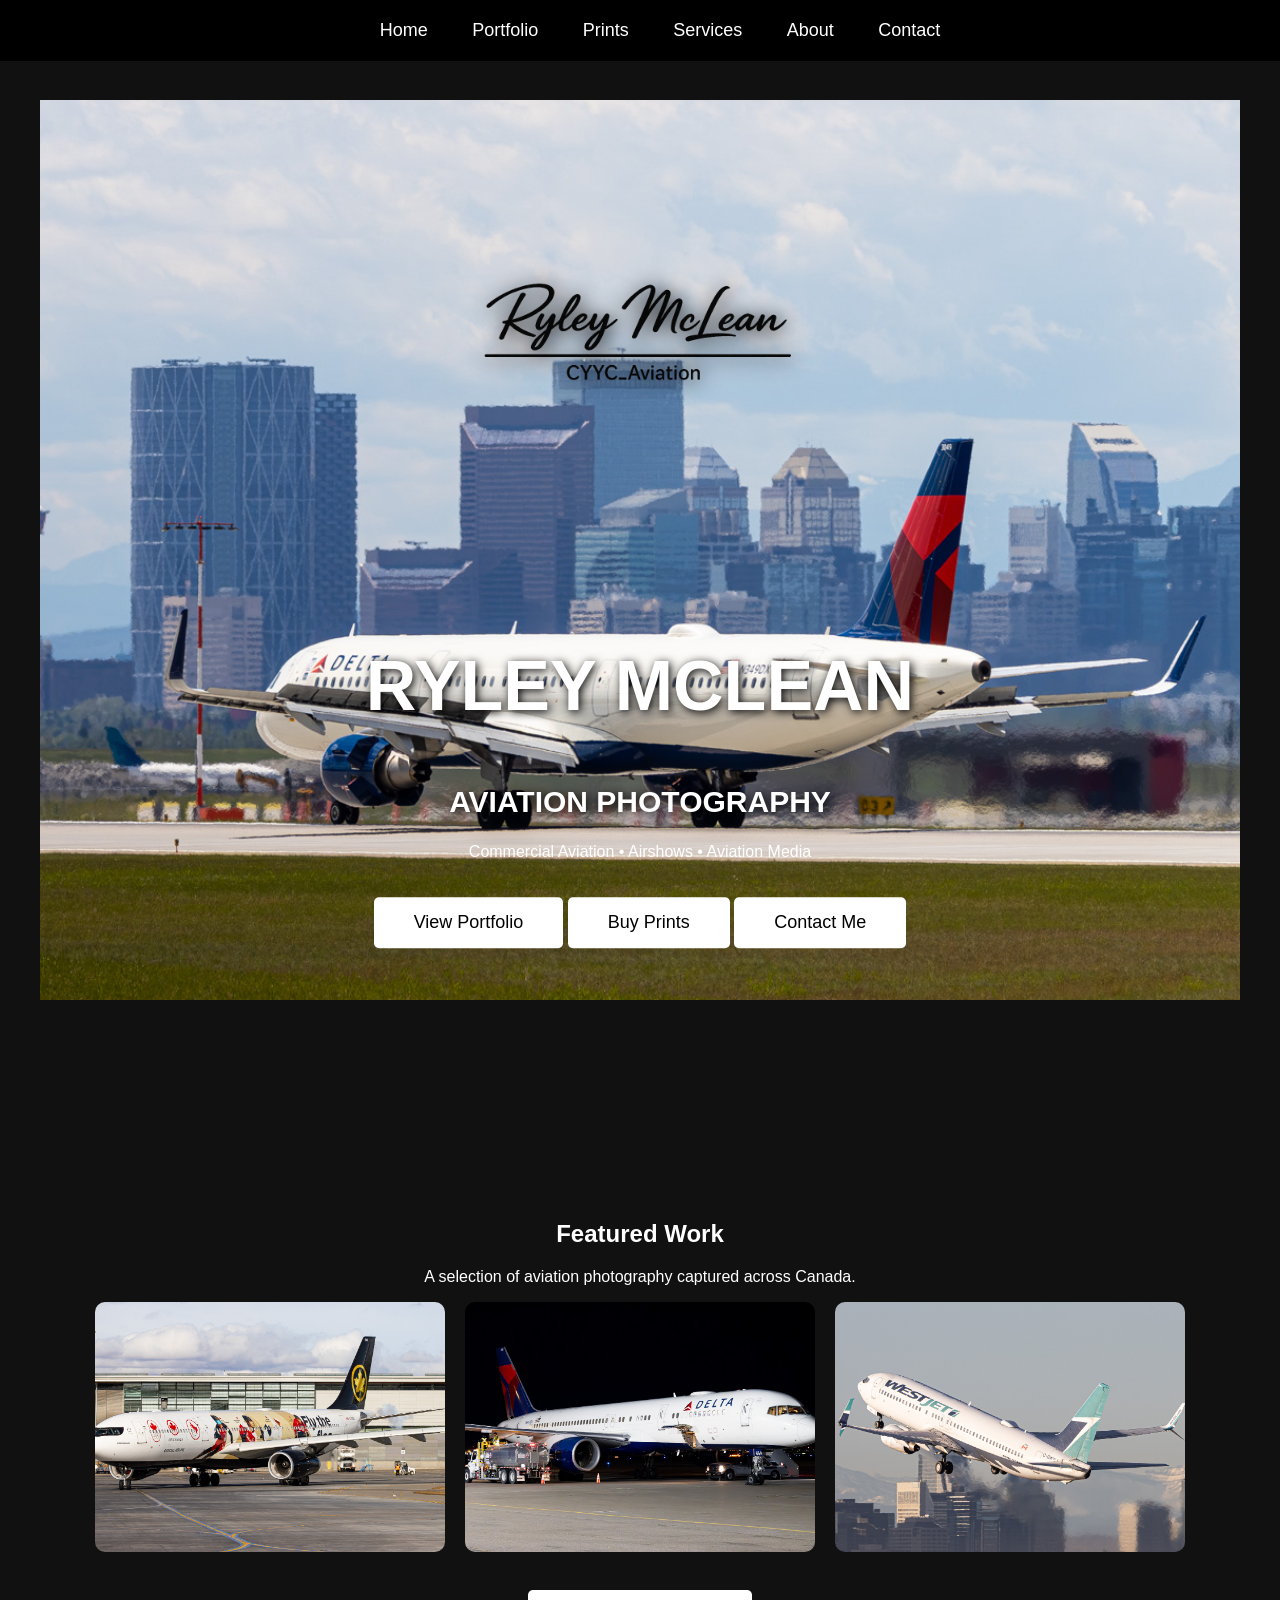
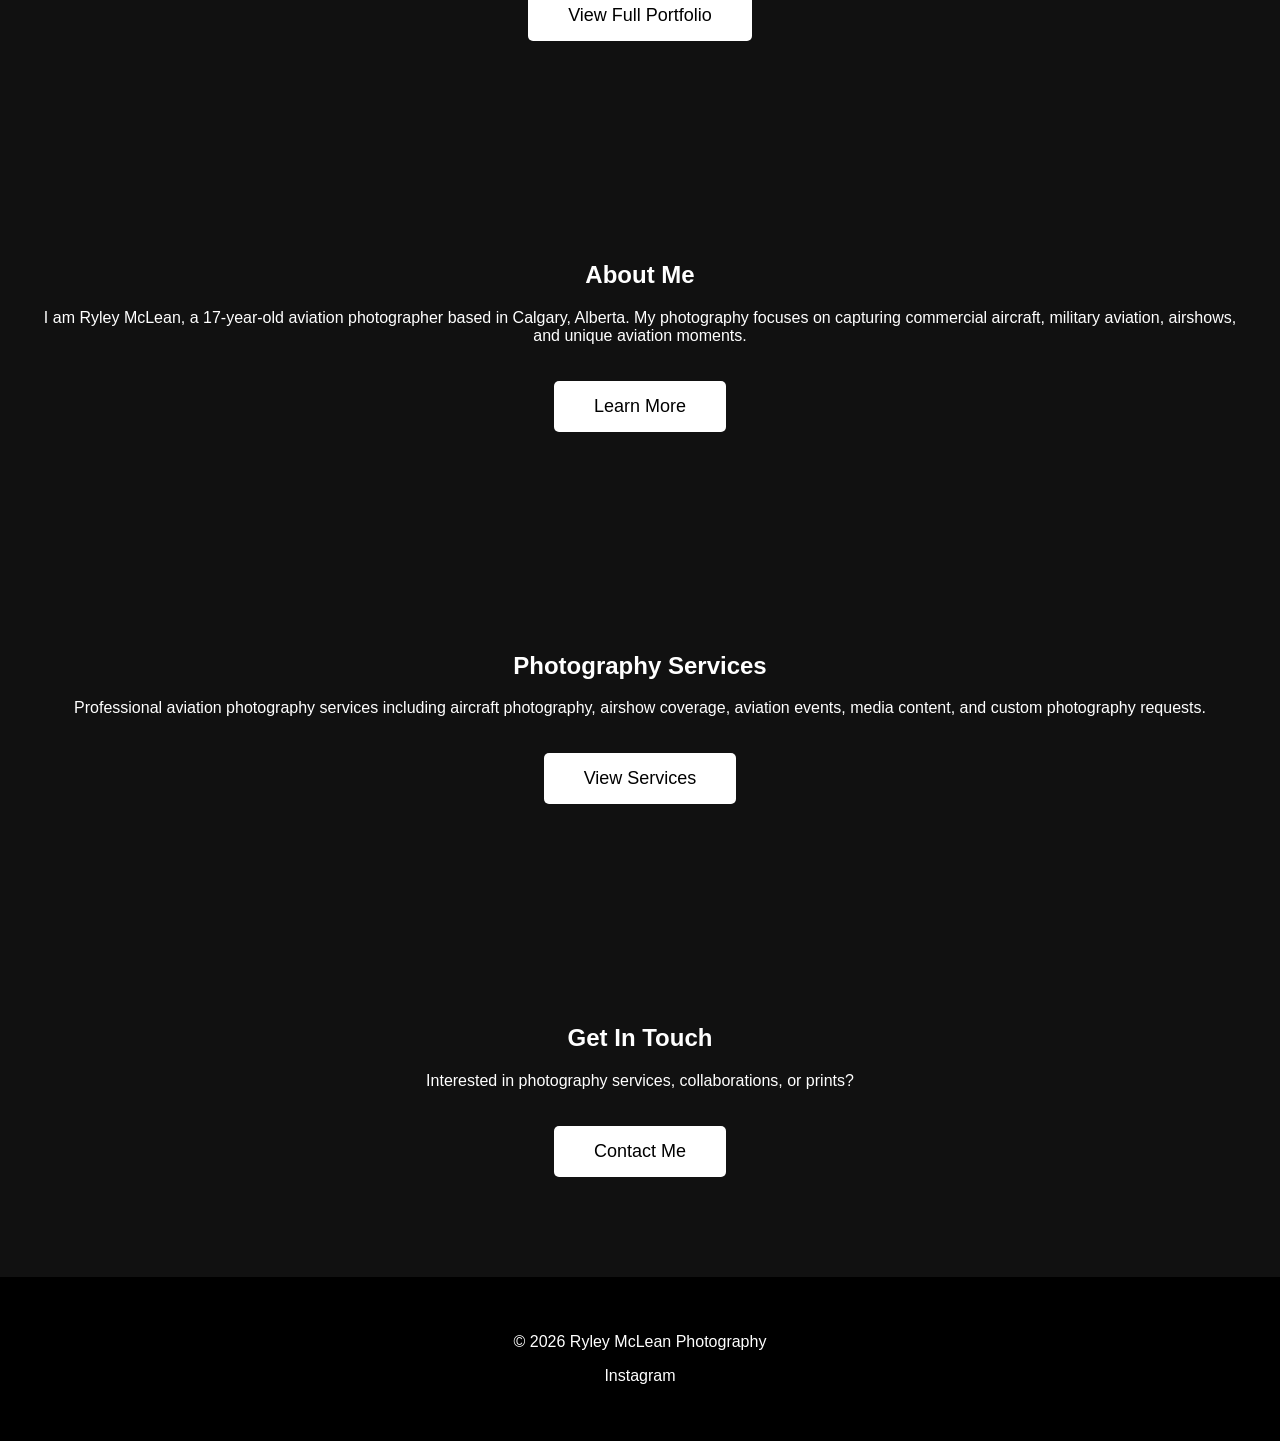
<file: index.html>
<!DOCTYPE html>

<html>

<head>

<title>Ryley McLean Photography</title>

<link rel="stylesheet" href="style.css">

</head>



<body>


<!-- Navigation -->

<nav>

<a href="index.html">Home</a>
<a href="portfolio.html">Portfolio</a>
<a href="prints.html">Prints</a>
<a href="services.html">Services</a>
<a href="about.html">About</a>
<a href="contact.html">Contact</a>

</nav>





<!-- Hero Banner -->

<section class="hero">


<img src="images/banner.jpg" alt="Aviation Banner">



<div class="hero-text">


<img src="images/logo.png" class="logo" alt="Ryley McLean Photography Logo">


<h1>
RYLEY MCLEAN
</h1>



<h2>
AVIATION PHOTOGRAPHY
</h2>



<p>
Commercial Aviation • Airshows • Aviation Media
</p>




<a href="portfolio.html" class="button">
View Portfolio
</a>



<a href="prints.html" class="button">
Buy Prints
</a>



<a href="contact.html" class="button">
Contact Me
</a>



</div>


</section>







<!-- Featured Photography -->


<section>


<h1>
Featured Work
</h1>


<p>
A selection of aviation photography captured across Canada.
</p>



<div class="gallery">


<img src="images/photo1.jpg" alt="Aviation Photo">


<img src="images/photo2.jpg" alt="Aviation Photo">


<img src="images/photo3.jpg" alt="Aviation Photo">



</div>



<br>


<a href="portfolio.html" class="button">
View Full Portfolio
</a>



</section>







<!-- About Preview -->


<section>


<h1>
About Me
</h1>



<p>

I am Ryley McLean, a 17-year-old aviation photographer based in Calgary, Alberta.
My photography focuses on capturing commercial aircraft, military aviation,
airshows, and unique aviation moments.

</p>



<a href="about.html" class="button">
Learn More
</a>



</section>








<!-- Services Preview -->


<section>


<h1>
Photography Services
</h1>


<p>

Professional aviation photography services including aircraft photography,
airshow coverage, aviation events, media content, and custom photography requests.

</p>



<a href="services.html" class="button">
View Services
</a>



</section>








<!-- Contact Section -->


<section>


<h1>
Get In Touch
</h1>


<p>

Interested in photography services, collaborations, or prints?

</p>



<a href="contact.html" class="button">
Contact Me
</a>



</section>







<!-- Footer -->


<footer>


<p>
© 2026 Ryley McLean Photography
</p>


<p>

<a href="https://www.instagram.com/cyyc_aviation777/" target="_blank">
Instagram
</a>

</p>


</footer>




</body>

</html>
</file>
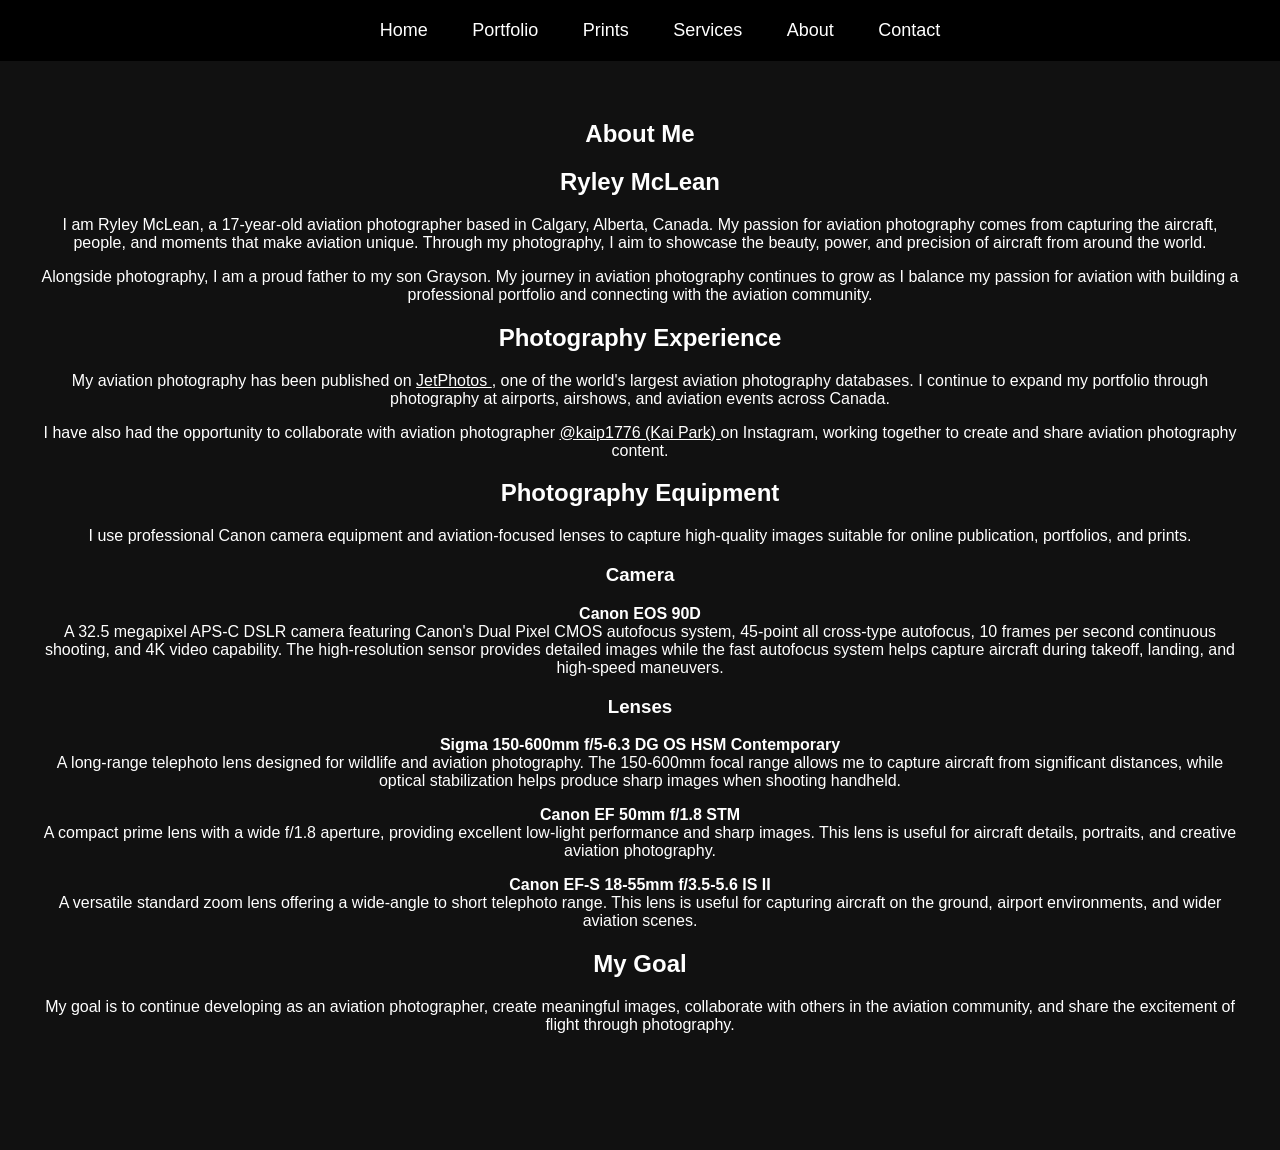
<file: about.html>
<!DOCTYPE html>

<html>

<head>

<title>About - Ryley McLean Photography</title>

<link rel="stylesheet" href="style.css">

</head>


<body>


<nav>

<a href="index.html">Home</a>
<a href="portfolio.html">Portfolio</a>
<a href="prints.html">Prints</a>
<a href="services.html">Services</a>
<a href="about.html">About</a>
<a href="contact.html">Contact</a>

</nav>




<section class="about">


<h1>About Me</h1>



<h2>Ryley McLean</h2>


<p>
I am Ryley McLean, a 17-year-old aviation photographer based in Calgary, Alberta, Canada.
My passion for aviation photography comes from capturing the aircraft, people, and moments
that make aviation unique. Through my photography, I aim to showcase the beauty, power,
and precision of aircraft from around the world.
</p>



<p>
Alongside photography, I am a proud father to my son Grayson. My journey in aviation
photography continues to grow as I balance my passion for aviation with building a
professional portfolio and connecting with the aviation community.
</p>





<h2>Photography Experience</h2>


<p>
My aviation photography has been published on 
<a href="https://www.jetphotos.com/photographer/429231" target="_blank">
JetPhotos
</a>,
one of the world's largest aviation photography databases. I continue to expand my
portfolio through photography at airports, airshows, and aviation events across Canada.
</p>



<p>
I have also had the opportunity to collaborate with aviation photographer 
<a href="https://www.instagram.com/kaip1776" target="_blank">
@kaip1776 (Kai Park)
</a>
on Instagram, working together to create and share aviation photography content.
</p>






<h2>Photography Equipment</h2>


<p>
I use professional Canon camera equipment and aviation-focused lenses to capture
high-quality images suitable for online publication, portfolios, and prints.
</p>



<h3>Camera</h3>


<p>
<strong>Canon EOS 90D</strong><br>
A 32.5 megapixel APS-C DSLR camera featuring Canon's Dual Pixel CMOS autofocus system,
45-point all cross-type autofocus, 10 frames per second continuous shooting, and
4K video capability. The high-resolution sensor provides detailed images while the
fast autofocus system helps capture aircraft during takeoff, landing, and high-speed
maneuvers.
</p>




<h3>Lenses</h3>


<p>
<strong>Sigma 150-600mm f/5-6.3 DG OS HSM Contemporary</strong><br>
A long-range telephoto lens designed for wildlife and aviation photography.
The 150-600mm focal range allows me to capture aircraft from significant distances,
while optical stabilization helps produce sharp images when shooting handheld.
</p>



<p>
<strong>Canon EF 50mm f/1.8 STM</strong><br>
A compact prime lens with a wide f/1.8 aperture, providing excellent low-light
performance and sharp images. This lens is useful for aircraft details, portraits,
and creative aviation photography.
</p>



<p>
<strong>Canon EF-S 18-55mm f/3.5-5.6 IS II</strong><br>
A versatile standard zoom lens offering a wide-angle to short telephoto range.
This lens is useful for capturing aircraft on the ground, airport environments,
and wider aviation scenes.
</p>





<h2>My Goal</h2>


<p>
My goal is to continue developing as an aviation photographer, create meaningful
images, collaborate with others in the aviation community, and share the excitement
of flight through photography.
</p>



</section>



</body>

</html>
</file>
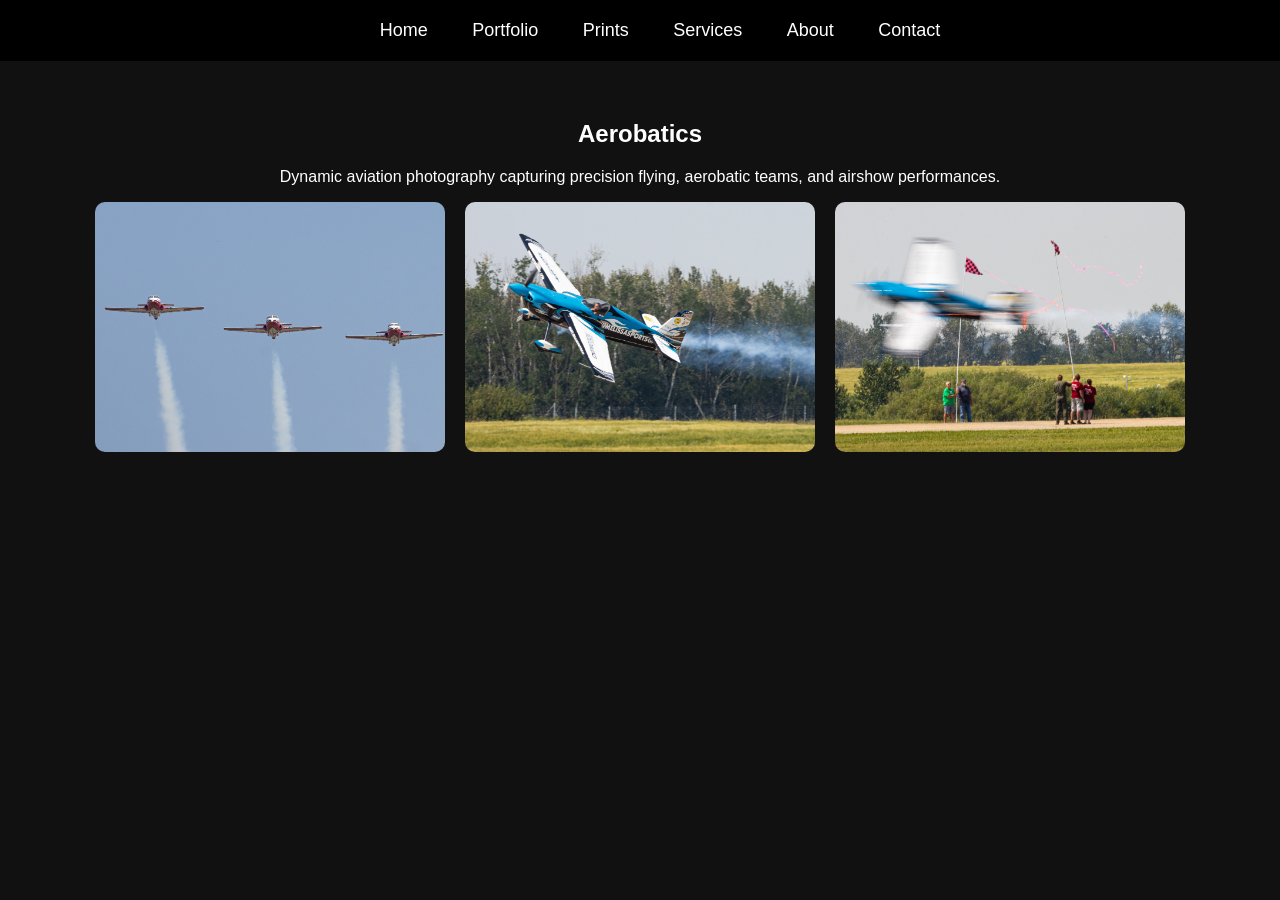
<file: acrobatics.html>
<!DOCTYPE html>

<html>

<head>

<title>Aerobatics - Ryley McLean Photography</title>

<link rel="stylesheet" href="style.css">

</head>


<body>


<nav>

<a href="index.html">Home</a>
<a href="portfolio.html">Portfolio</a>
<a href="prints.html">Prints</a>
<a href="services.html">Services</a>
<a href="about.html">About</a>
<a href="contact.html">Contact</a>

</nav>



<section>


<h1>Aerobatics</h1>


<p>
Dynamic aviation photography capturing precision flying,
aerobatic teams, and airshow performances.
</p>



<div class="gallery">


<img src="images/acrobatics1.jpg">

<img src="images/acrobatics2.jpg">

<img src="images/acrobatics3.jpg">


</div>


</section>


</body>

</html>
</file>
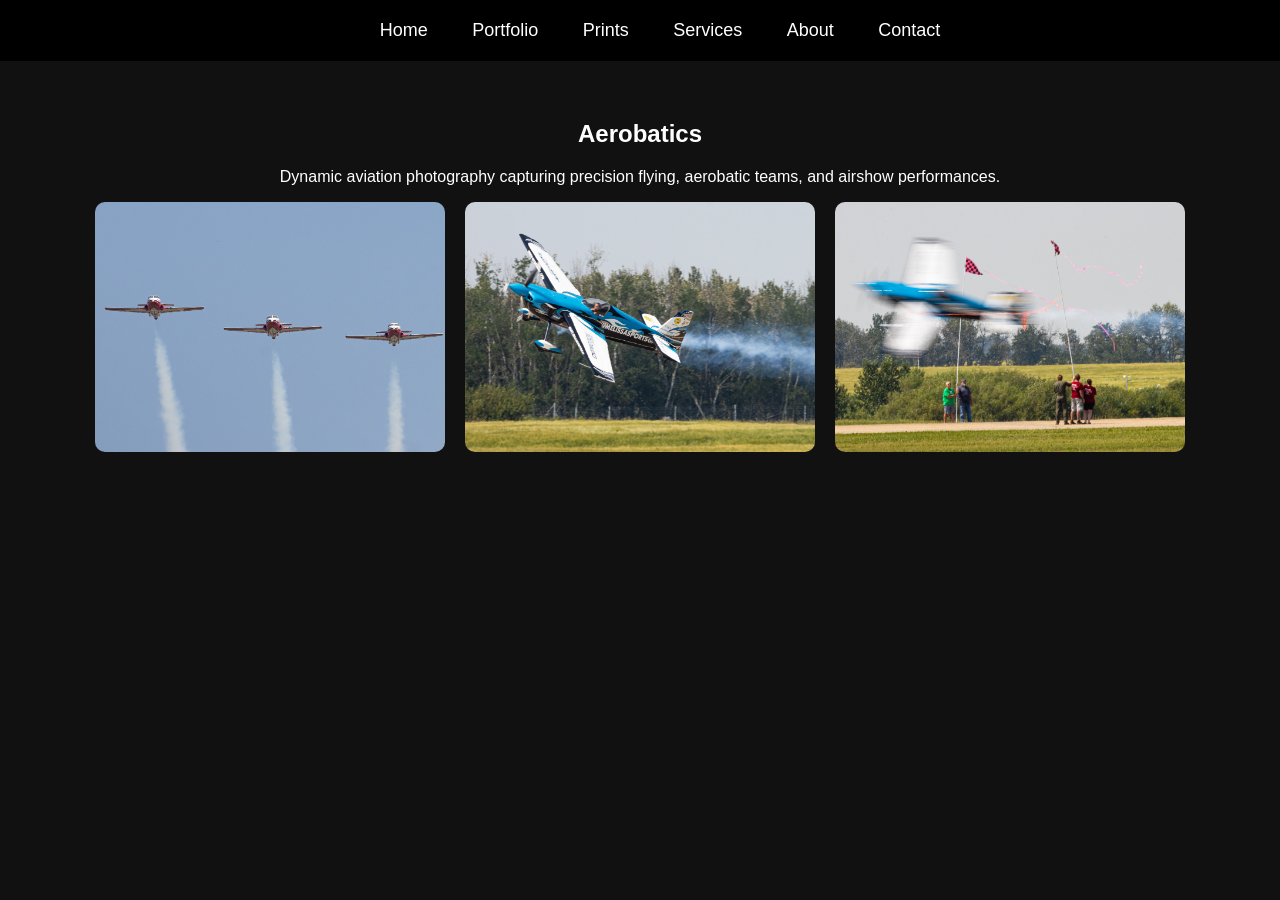
<file: aerobatics.html>
<!DOCTYPE html>

<html>

<head>

<title>Aerobatics - Ryley McLean Photography</title>

<link rel="stylesheet" href="style.css">

</head>


<body>


<nav>

<a href="index.html">Home</a>
<a href="portfolio.html">Portfolio</a>
<a href="prints.html">Prints</a>
<a href="services.html">Services</a>
<a href="about.html">About</a>
<a href="contact.html">Contact</a>

</nav>



<section>


<h1>Aerobatics</h1>


<p>
Dynamic aviation photography capturing precision flying,
aerobatic teams, and airshow performances.
</p>



<div class="gallery">


<a href="#aerobatics1">
    <img src="images/acrobatics1.jpg">
</a>


<a href="#aerobatics2">
    <img src="images/acrobatics2.jpg">
</a>


<a href="#aerobatics3">
    <img src="images/acrobatics3.jpg">
</a>


</div>



<!-- LIGHTBOX IMAGES -->


<div id="aerobatics1" class="lightbox">

<a href="#" class="close-lightbox">×</a>

<img src="images/acrobatics1.jpg">

</div>



<div id="aerobatics2" class="lightbox">

<a href="#" class="close-lightbox">×</a>

<img src="images/acrobatics2.jpg">

</div>



<div id="aerobatics3" class="lightbox">

<a href="#" class="close-lightbox">×</a>

<img src="images/acrobatics3.jpg">

</div>



</section>


</body>

</html>
</file>
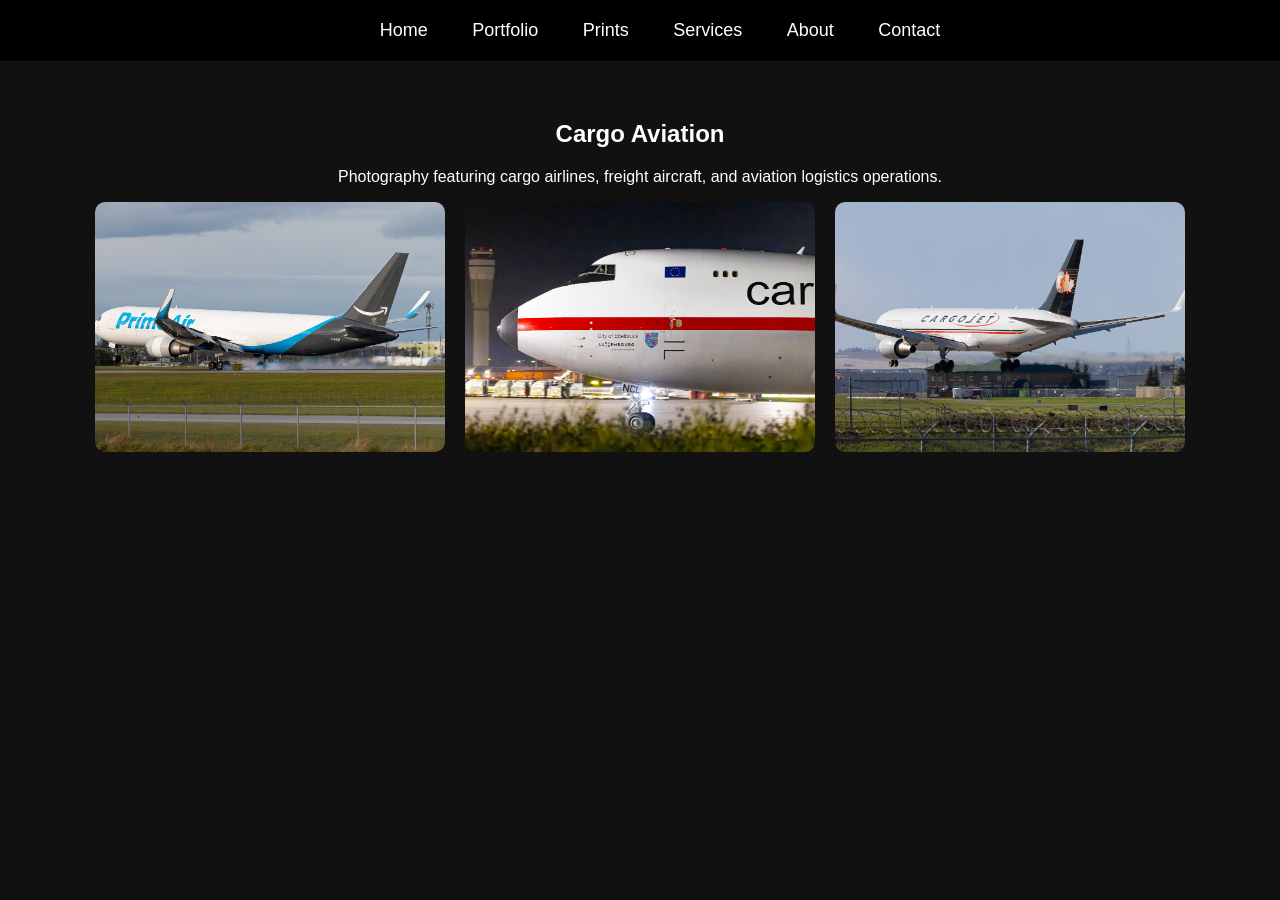
<file: cargo.html>
<!DOCTYPE html>

<html>

<head>

<title>Cargo Aviation - Ryley McLean Photography</title>

<link rel="stylesheet" href="style.css">

</head>


<body>


<nav>

<a href="index.html">Home</a>
<a href="portfolio.html">Portfolio</a>
<a href="prints.html">Prints</a>
<a href="services.html">Services</a>
<a href="about.html">About</a>
<a href="contact.html">Contact</a>

</nav>



<section>


<h1>Cargo Aviation</h1>


<p>
Photography featuring cargo airlines, freight aircraft,
and aviation logistics operations.
</p>



<div class="gallery">


<a href="#cargo1">
    <img src="images/cargo1.jpg">
</a>


<a href="#cargo2">
    <img src="images/cargo2.jpg">
</a>


<a href="#cargo3">
    <img src="images/cargo3.jpg">
</a>


</div>



<!-- LIGHTBOX IMAGES -->


<div id="cargo1" class="lightbox">

<a href="#" class="close-lightbox">×</a>

<img src="images/cargo1.jpg">

</div>



<div id="cargo2" class="lightbox">

<a href="#" class="close-lightbox">×</a>

<img src="images/cargo2.jpg">

</div>



<div id="cargo3" class="lightbox">

<a href="#" class="close-lightbox">×</a>

<img src="images/cargo3.jpg">

</div>



</section>


</body>

</html>
</file>
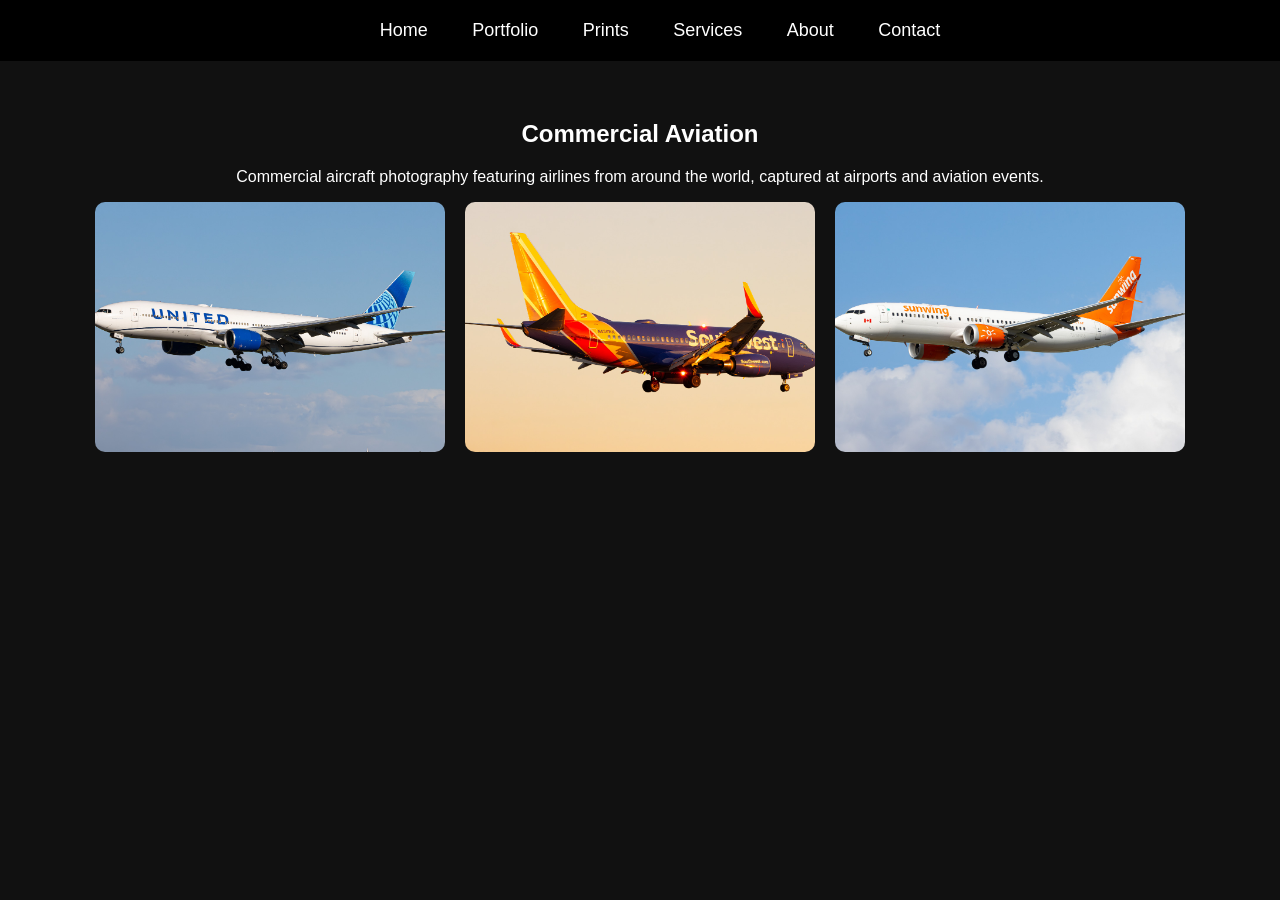
<file: commercial.html>
<!DOCTYPE html>

<html>

<head>

<title>Commercial Aviation - Ryley McLean Photography</title>

<link rel="stylesheet" href="style.css">

</head>


<body>


<nav>

<a href="index.html">Home</a>
<a href="portfolio.html">Portfolio</a>
<a href="prints.html">Prints</a>
<a href="services.html">Services</a>
<a href="about.html">About</a>
<a href="contact.html">Contact</a>

</nav>



<section>


<h1>Commercial Aviation</h1>


<p>
Commercial aircraft photography featuring airlines from around the world,
captured at airports and aviation events.
</p>



<div class="gallery">


<a href="#commercial1">
    <img src="images/commercial1.jpg">
</a>

<a href="#commercial2">
    <img src="images/commercial2.jpg">
</a>

<a href="#commercial3">
    <img src="images/commercial3.jpg">
</a>


</div>



<!-- LIGHTBOX IMAGES -->


<div id="commercial1" class="lightbox">

<a href="#" class="close-lightbox">×</a>

<img src="images/commercial1.jpg">

</div>



<div id="commercial2" class="lightbox">

<a href="#" class="close-lightbox">×</a>

<img src="images/commercial2.jpg">

</div>



<div id="commercial3" class="lightbox">

<a href="#" class="close-lightbox">×</a>

<img src="images/commercial3.jpg">

</div>



</section>


</body>

</html>
</file>
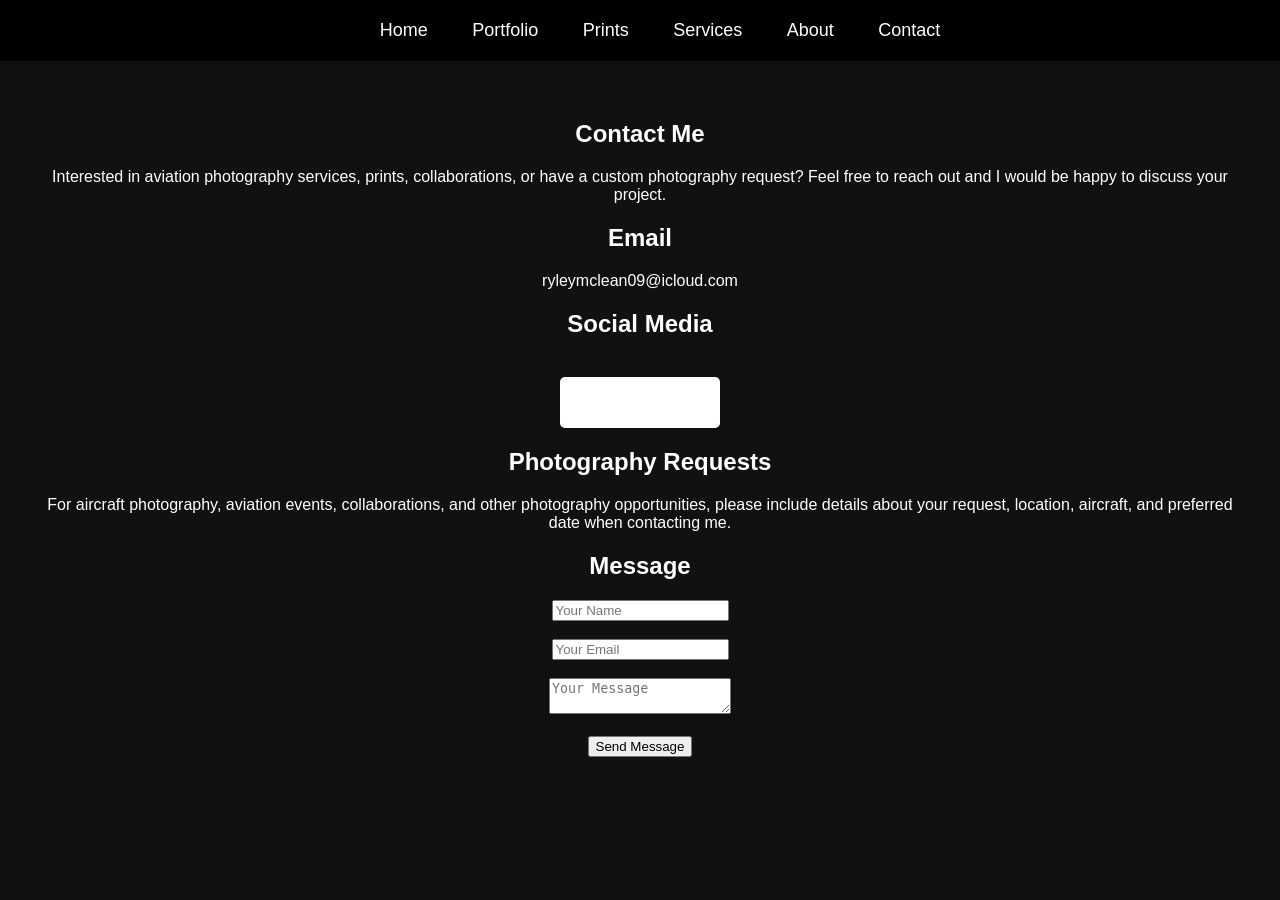
<file: contact.html>
<!DOCTYPE html>

<html>

<head>

<title>Contact - Ryley McLean Photography</title>

<link rel="stylesheet" href="style.css">

</head>


<body>


<nav>

<a href="index.html">Home</a>
<a href="portfolio.html">Portfolio</a>
<a href="prints.html">Prints</a>
<a href="services.html">Services</a>
<a href="about.html">About</a>
<a href="contact.html">Contact</a>
  
</nav>




<section class="contact">


<h1>Contact Me</h1>


<p>
Interested in aviation photography services, prints, collaborations, or have a
custom photography request? Feel free to reach out and I would be happy to discuss
your project.
</p>





<h2>Email</h2>


<p>
<a href="mailto:ryleymclean09@icloud.com">
ryleymclean09@icloud.com
</a>
</p>





<h2>Social Media</h2>


<p>

<a href="https://www.instagram.com/cyyc_aviation777/" class="button" target="_blank">
Instagram
</a>

</p>





<h2>Photography Requests</h2>


<p>
For aircraft photography, aviation events, collaborations, and other photography
opportunities, please include details about your request, location, aircraft,
and preferred date when contacting me.
</p>





<h2>Message</h2>


<form action="https://formspree.io/f/xojgbblr" method="POST">


<input 
type="text" 
name="name"
placeholder="Your Name"
required>


<br><br>


<input 
type="email"
name="email"
placeholder="Your Email"
required>


<br><br>


<textarea 
name="message"
placeholder="Your Message"
required></textarea>


<br><br>


<button type="submit">
Send Message
</button>


</form>



</section>


</body>

</html>
</file>
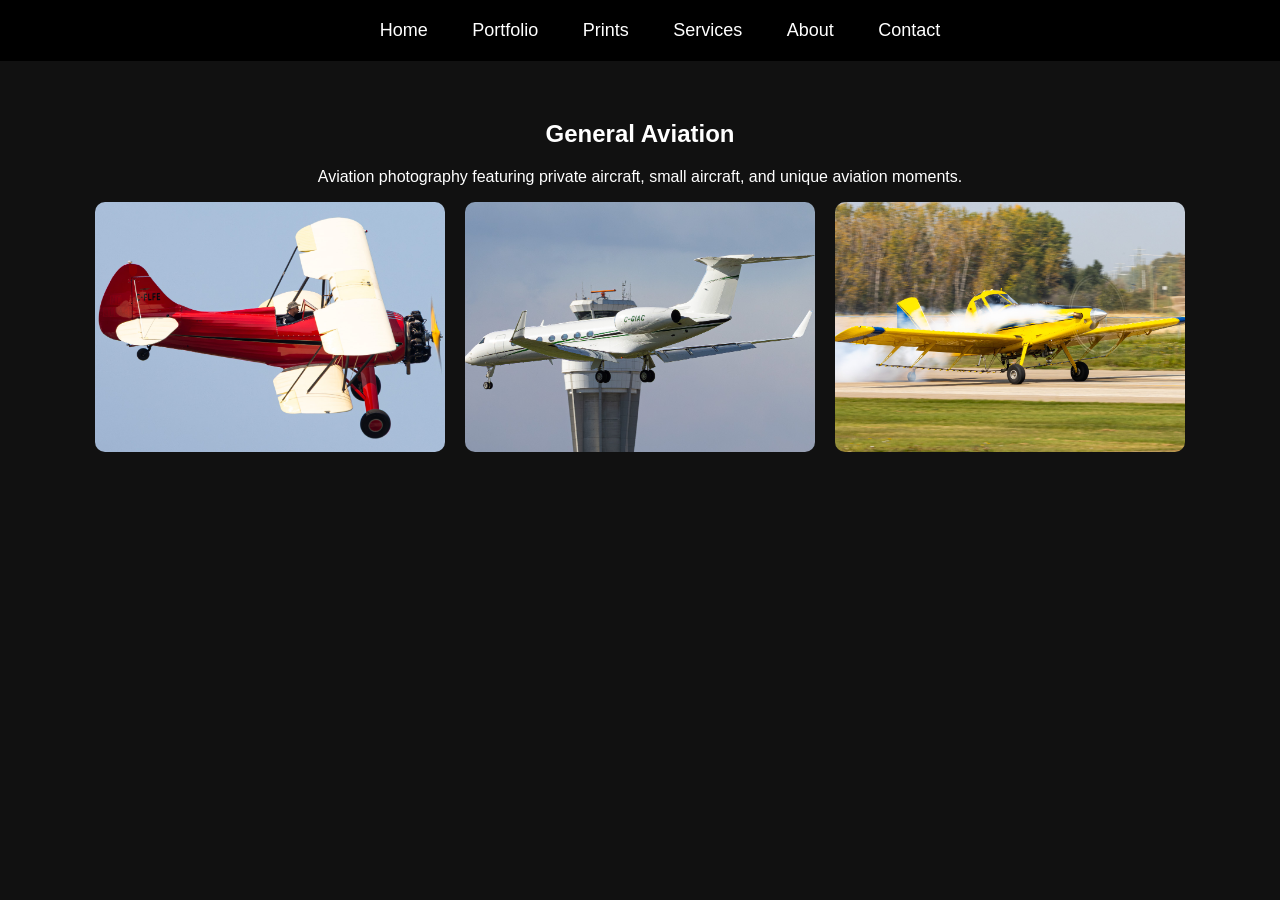
<file: general-aviation.html>
<!DOCTYPE html>

<html>

<head>

<title>General Aviation - Ryley McLean Photography</title>

<link rel="stylesheet" href="style.css">

</head>


<body>


<nav>

<a href="index.html">Home</a>
<a href="portfolio.html">Portfolio</a>
<a href="prints.html">Prints</a>
<a href="services.html">Services</a>
<a href="about.html">About</a>
<a href="contact.html">Contact</a>

</nav>



<section>


<h1>General Aviation</h1>


<p>
Aviation photography featuring private aircraft, small aircraft,
and unique aviation moments.
</p>



<div class="gallery">


<a href="#general1">
    <img src="images/general1.jpg">
</a>


<a href="#general2">
    <img src="images/general2.jpg">
</a>


<a href="#general3">
    <img src="images/general3.jpg">
</a>


</div>



<!-- LIGHTBOX IMAGES -->


<div id="general1" class="lightbox">

<a href="#" class="close-lightbox">×</a>

<img src="images/general1.jpg">

</div>



<div id="general2" class="lightbox">

<a href="#" class="close-lightbox">×</a>

<img src="images/general2.jpg">

</div>



<div id="general3" class="lightbox">

<a href="#" class="close-lightbox">×</a>

<img src="images/general3.jpg">

</div>



</section>


</body>

</html>
</file>
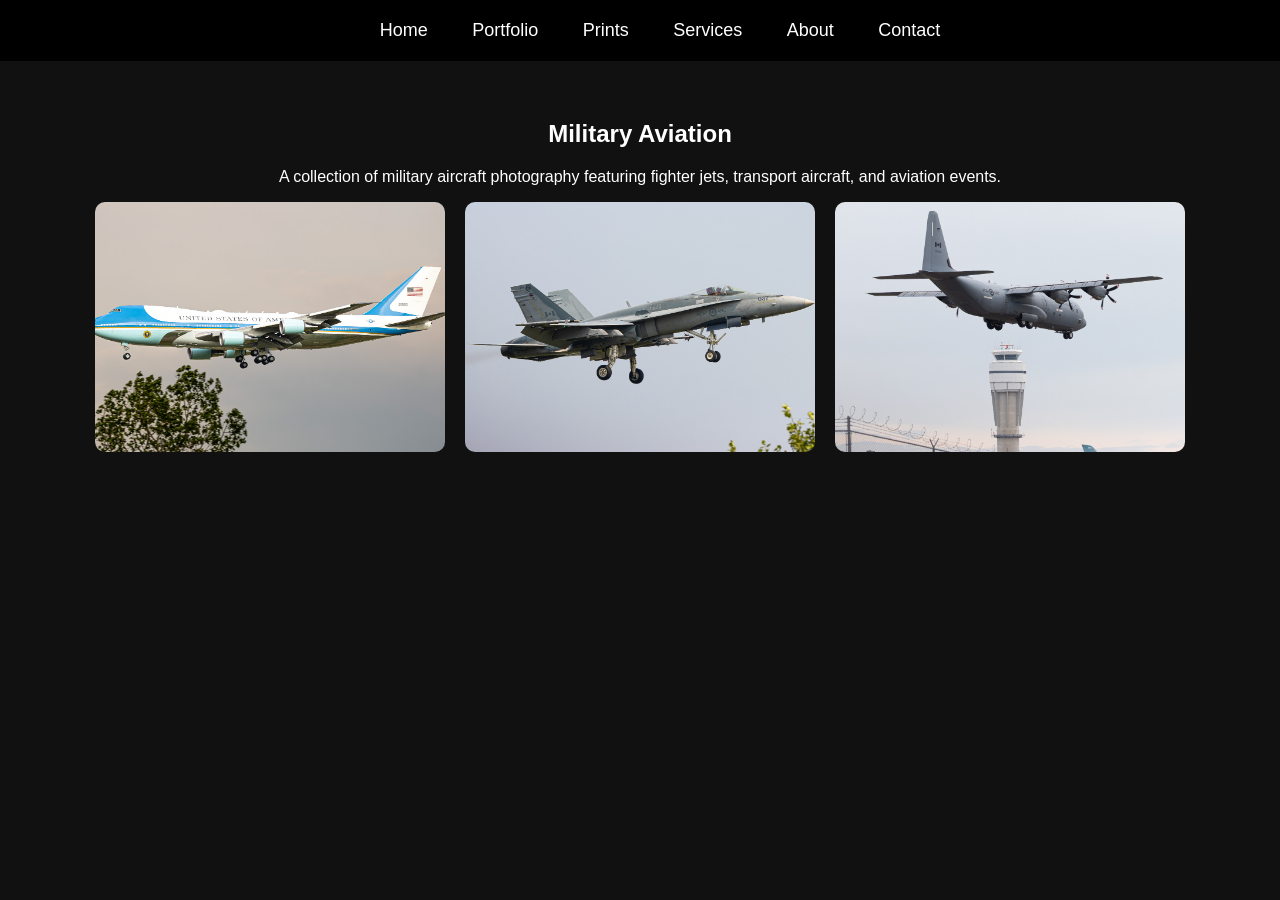
<file: military.html>
<!DOCTYPE html>

<html>

<head>

<title>Military Aviation - Ryley McLean Photography</title>

<link rel="stylesheet" href="style.css">

</head>


<body>


<nav>

<a href="index.html">Home</a>
<a href="portfolio.html">Portfolio</a>
<a href="prints.html">Prints</a>
<a href="services.html">Services</a>
<a href="about.html">About</a>
<a href="contact.html">Contact</a>

</nav>



<section>

<h1>Military Aviation</h1>


<p>
A collection of military aircraft photography featuring fighter jets,
transport aircraft, and aviation events.
</p>



<div class="gallery">


<a href="#military1">
    <img src="images/military1.jpg">
</a>


<a href="#military2">
    <img src="images/military2.jpg">
</a>


<a href="#military3">
    <img src="images/military3.jpg">
</a>


</div>



<!-- LIGHTBOX IMAGES -->


<div id="military1" class="lightbox">

<a href="#" class="close-lightbox">×</a>

<img src="images/military1.jpg">

</div>



<div id="military2" class="lightbox">

<a href="#" class="close-lightbox">×</a>

<img src="images/military2.jpg">

</div>



<div id="military3" class="lightbox">

<a href="#" class="close-lightbox">×</a>

<img src="images/military3.jpg">

</div>



</section>


</body>

</html>
</file>
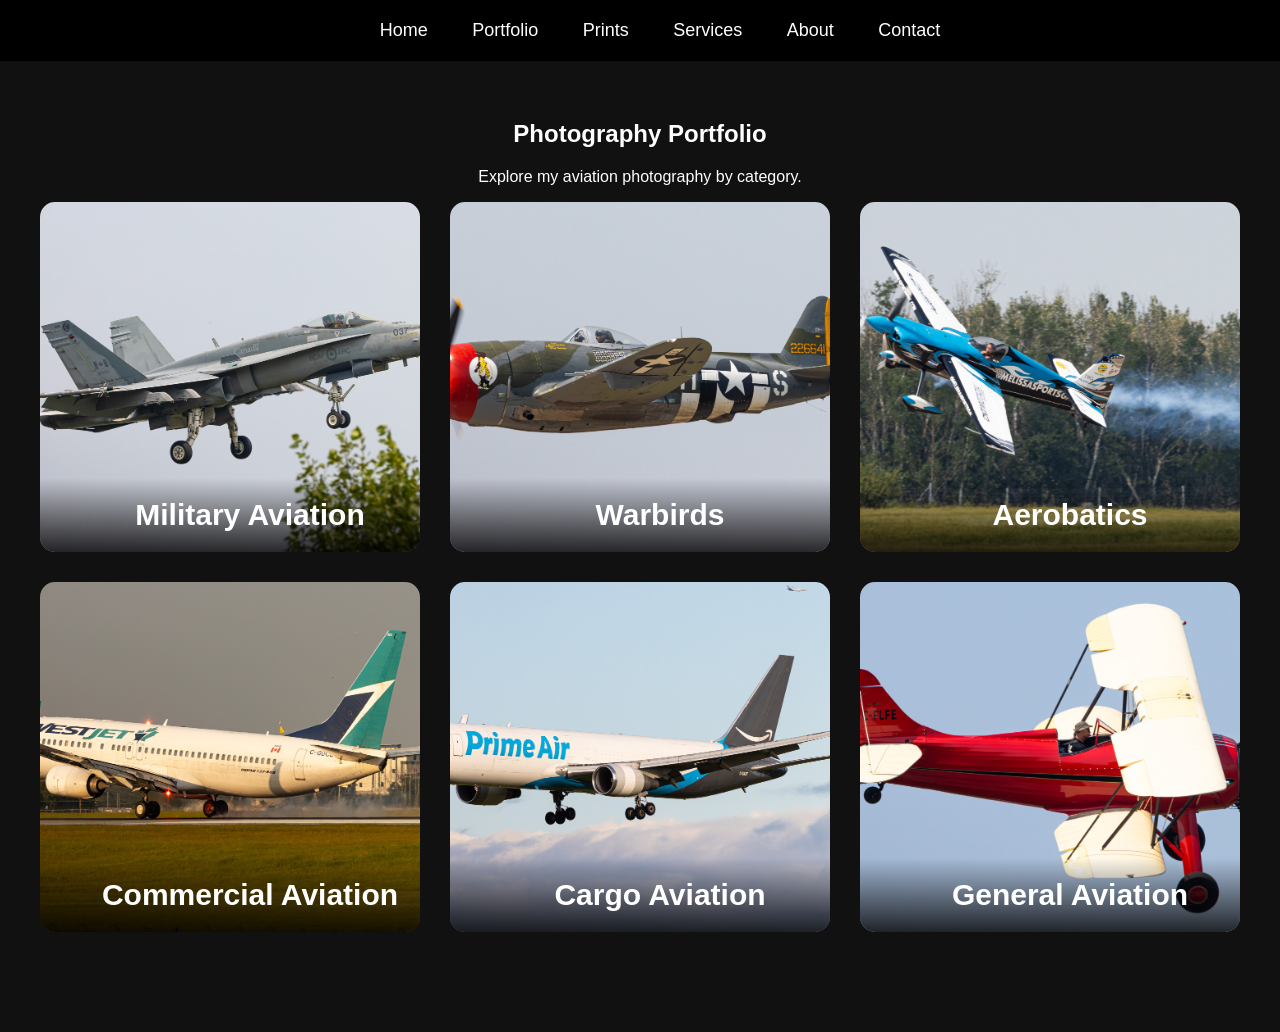
<file: portfolio.html>
<!DOCTYPE html>

<html>

<head>

<title>Portfolio - Ryley McLean Photography</title>

<link rel="stylesheet" href="style.css">

</head>


<body>


<nav>

<a href="index.html">Home</a>
<a href="portfolio.html">Portfolio</a>
<a href="prints.html">Prints</a>
<a href="services.html">Services</a>
<a href="about.html">About</a>
<a href="contact.html">Contact</a>
  
</nav>



<section>


<h1>Photography Portfolio</h1>

<p>
Explore my aviation photography by category.
</p>



<div class="portfolio-grid">



<a href="military.html" class="portfolio-box">

<img src="images/military-cover.jpg">

<div class="box-text">
<h2>Military Aviation</h2>
</div>

</a>





<a href="warbirds.html" class="portfolio-box">

<img src="images/warbirds-cover.jpg">

<div class="box-text">
<h2>Warbirds</h2>
</div>

</a>





<a href="aerobatics.html" class="portfolio-box">

<img src="images/aerobatics-cover.jpg">

<div class="box-text">
<h2>Aerobatics</h2>
</div>

</a>





<a href="commercial.html" class="portfolio-box">

<img src="images/commercial-cover.jpg">

<div class="box-text">
<h2>Commercial Aviation</h2>
</div>

</a>





<a href="cargo.html" class="portfolio-box">

<img src="images/cargo-cover.jpg">

<div class="box-text">
<h2>Cargo Aviation</h2>
</div>

</a>





<a href="general-aviation.html" class="portfolio-box">

<img src="images/general-cover.jpg">

<div class="box-text">
<h2>General Aviation</h2>
</div>

</a>



</div>


</section>


</body>

</html>
</file>
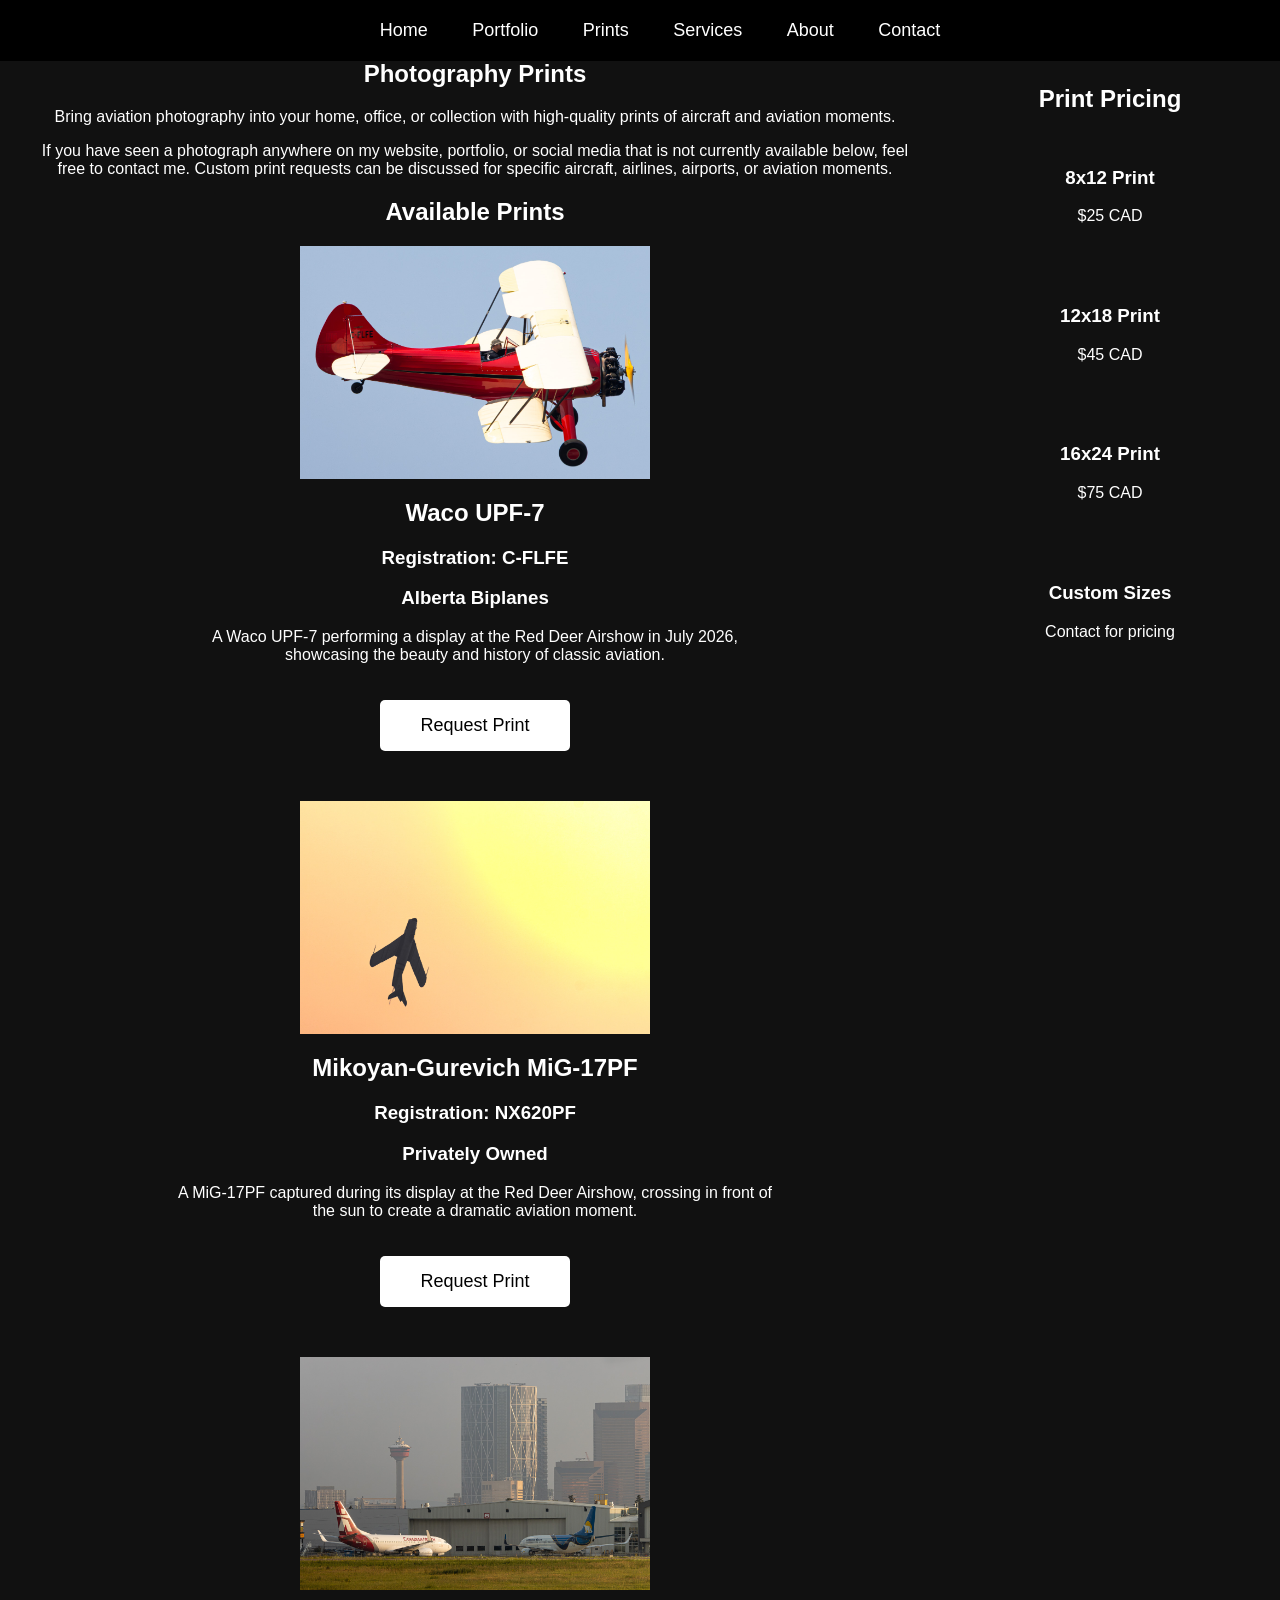
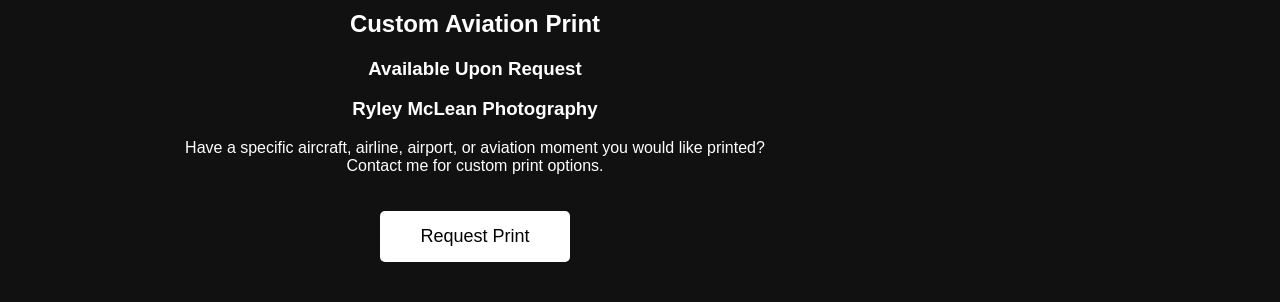
<file: prints.html>
<!DOCTYPE html>
<html>

<head>

<title>Prints - Ryley McLean Photography</title>

<link rel="stylesheet" href="style.css">

</head>


<body>


<nav>

<a href="index.html">Home</a>
<a href="portfolio.html">Portfolio</a>
<a href="prints.html">Prints</a>
<a href="services.html">Services</a>
<a href="about.html">About</a>
<a href="contact.html">Contact</a>

</nav>



<div class="prints-page">



<div class="prints-layout">



<!-- PRINT CONTENT -->

<section class="prints-content">


<h1>Photography Prints</h1>


<p>
Bring aviation photography into your home, office, or collection with
high-quality prints of aircraft and aviation moments.
</p>


<p>
If you have seen a photograph anywhere on my website, portfolio, or social media
that is not currently available below, feel free to contact me. Custom print
requests can be discussed for specific aircraft, airlines, airports, or aviation
moments.
</p>



<h2>Available Prints</h2>



<div class="print-gallery">



<div class="print-box">


<img src="images/print1.jpg" alt="Waco UPF-7">


<div class="print-info-box">


<h2>Waco UPF-7</h2>


<h3>
Registration: C-FLFE
</h3>


<h3>
Alberta Biplanes
</h3>


<p class="print-description">

A Waco UPF-7 performing a display at the Red Deer Airshow in July 2026,
showcasing the beauty and history of classic aviation.

</p>


<a href="contact.html" class="button">
Request Print
</a>


</div>


</div>







<div class="print-box">


<img src="images/print2.jpg" alt="Mikoyan-Gurevich MiG-17PF">


<div class="print-info-box">


<h2>
Mikoyan-Gurevich MiG-17PF
</h2>


<h3>
Registration: NX620PF
</h3>


<h3>
Privately Owned
</h3>


<p class="print-description">

A MiG-17PF captured during its display at the Red Deer Airshow,
crossing in front of the sun to create a dramatic aviation moment.

</p>


<a href="contact.html" class="button">
Request Print
</a>


</div>


</div>







<div class="print-box">


<img src="images/print3.jpg" alt="Aviation Print">


<div class="print-info-box">


<h2>
Custom Aviation Print
</h2>


<h3>
Available Upon Request
</h3>


<h3>
Ryley McLean Photography
</h3>


<p class="print-description">

Have a specific aircraft, airline, airport, or aviation moment you would like
printed? Contact me for custom print options.

</p>


<a href="contact.html" class="button">
Request Print
</a>


</div>


</div>



</div>


</section>






<!-- PRICING SIDEBAR -->

<aside class="print-pricing">


<h2>
Print Pricing
</h2>



<div class="price-box">

<h3>
8x12 Print
</h3>

<p>
$25 CAD
</p>

</div>



<div class="price-box">

<h3>
12x18 Print
</h3>

<p>
$45 CAD
</p>

</div>



<div class="price-box">

<h3>
16x24 Print
</h3>

<p>
$75 CAD
</p>

</div>



<div class="price-box">

<h3>
Custom Sizes
</h3>

<p>
<a href="contact.html">Contact for pricing</a>
</p>

</div>



</aside>



</div>



</div>



</body>

</html>
</file>
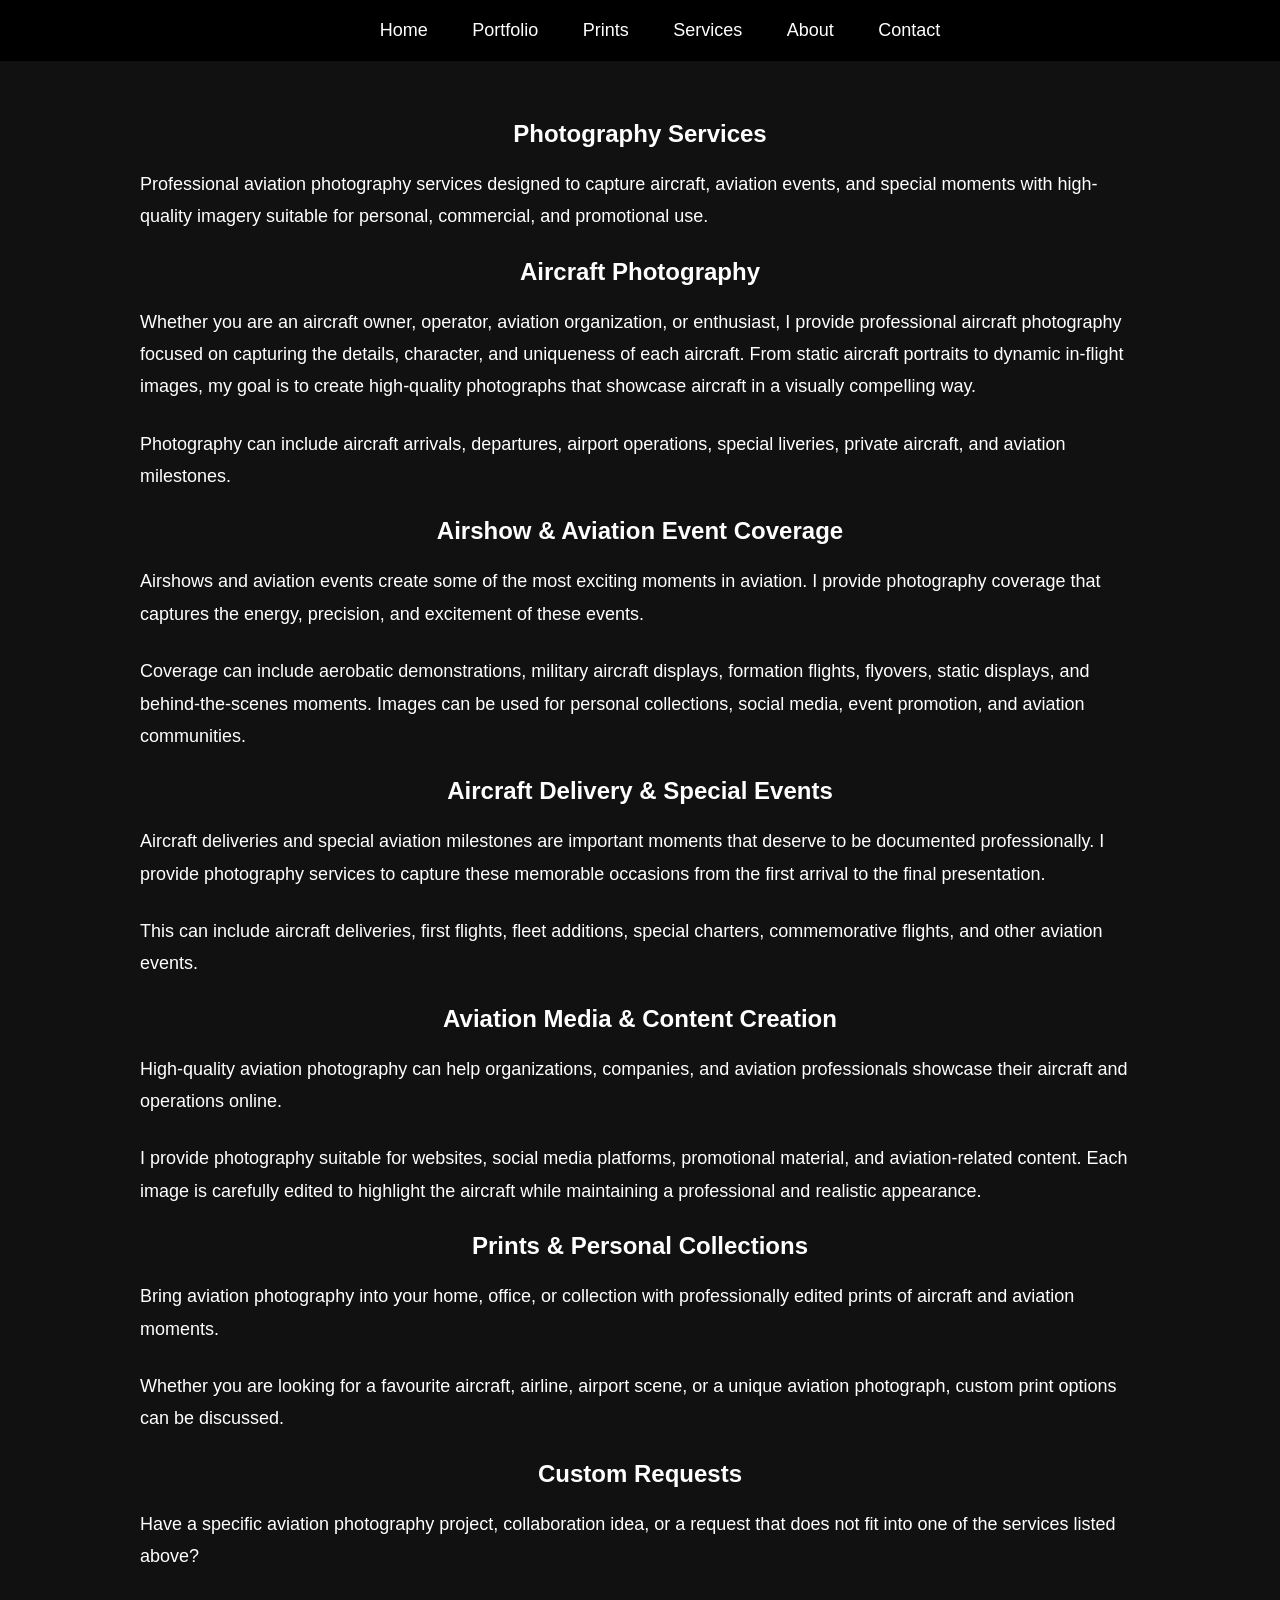
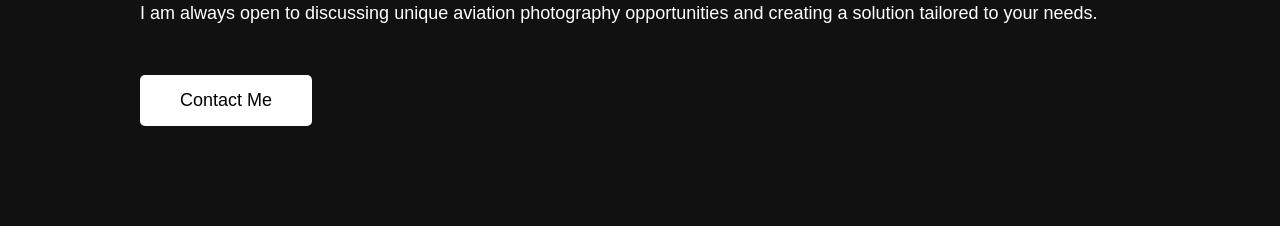
<file: services.html>
<!DOCTYPE html>

<html>

<head>

<title>Services - Ryley McLean Photography</title>

<link rel="stylesheet" href="style.css">

</head>


<body>


<nav>

<a href="index.html">Home</a>
<a href="portfolio.html">Portfolio</a>
<a href="prints.html">Prints</a>
<a href="services.html">Services</a>
<a href="about.html">About</a>
<a href="contact.html">Contact</a>

</nav>




<section class="services">


<h1>Photography Services</h1>


<p>
Professional aviation photography services designed to capture aircraft, aviation
events, and special moments with high-quality imagery suitable for personal,
commercial, and promotional use.
</p>



<h2>Aircraft Photography</h2>


<p>
Whether you are an aircraft owner, operator, aviation organization, or enthusiast,
I provide professional aircraft photography focused on capturing the details,
character, and uniqueness of each aircraft.

From static aircraft portraits to dynamic in-flight images, my goal is to create
high-quality photographs that showcase aircraft in a visually compelling way.
</p>


<p>
Photography can include aircraft arrivals, departures, airport operations,
special liveries, private aircraft, and aviation milestones.
</p>





<h2>Airshow & Aviation Event Coverage</h2>


<p>
Airshows and aviation events create some of the most exciting moments in aviation.
I provide photography coverage that captures the energy, precision, and excitement
of these events.
</p>


<p>
Coverage can include aerobatic demonstrations, military aircraft displays,
formation flights, flyovers, static displays, and behind-the-scenes moments.
Images can be used for personal collections, social media, event promotion,
and aviation communities.
</p>





<h2>Aircraft Delivery & Special Events</h2>


<p>
Aircraft deliveries and special aviation milestones are important moments that
deserve to be documented professionally. I provide photography services to capture
these memorable occasions from the first arrival to the final presentation.
</p>


<p>
This can include aircraft deliveries, first flights, fleet additions, special
charters, commemorative flights, and other aviation events.
</p>





<h2>Aviation Media & Content Creation</h2>


<p>
High-quality aviation photography can help organizations, companies, and aviation
professionals showcase their aircraft and operations online.
</p>


<p>
I provide photography suitable for websites, social media platforms, promotional
material, and aviation-related content. Each image is carefully edited to highlight
the aircraft while maintaining a professional and realistic appearance.
</p>





<h2>Prints & Personal Collections</h2>


<p>
Bring aviation photography into your home, office, or collection with professionally
edited prints of aircraft and aviation moments.
</p>


<p>
Whether you are looking for a favourite aircraft, airline, airport scene, or a
unique aviation photograph, custom print options can be discussed.
</p>





<h2>Custom Requests</h2>


<p>
Have a specific aviation photography project, collaboration idea, or a request
that does not fit into one of the services listed above?
</p>


<p>
I am always open to discussing unique aviation photography opportunities and
creating a solution tailored to your needs.
</p>


<a href="contact.html" class="button">
Contact Me
</a>




</section>


</body>

</html>
</file>
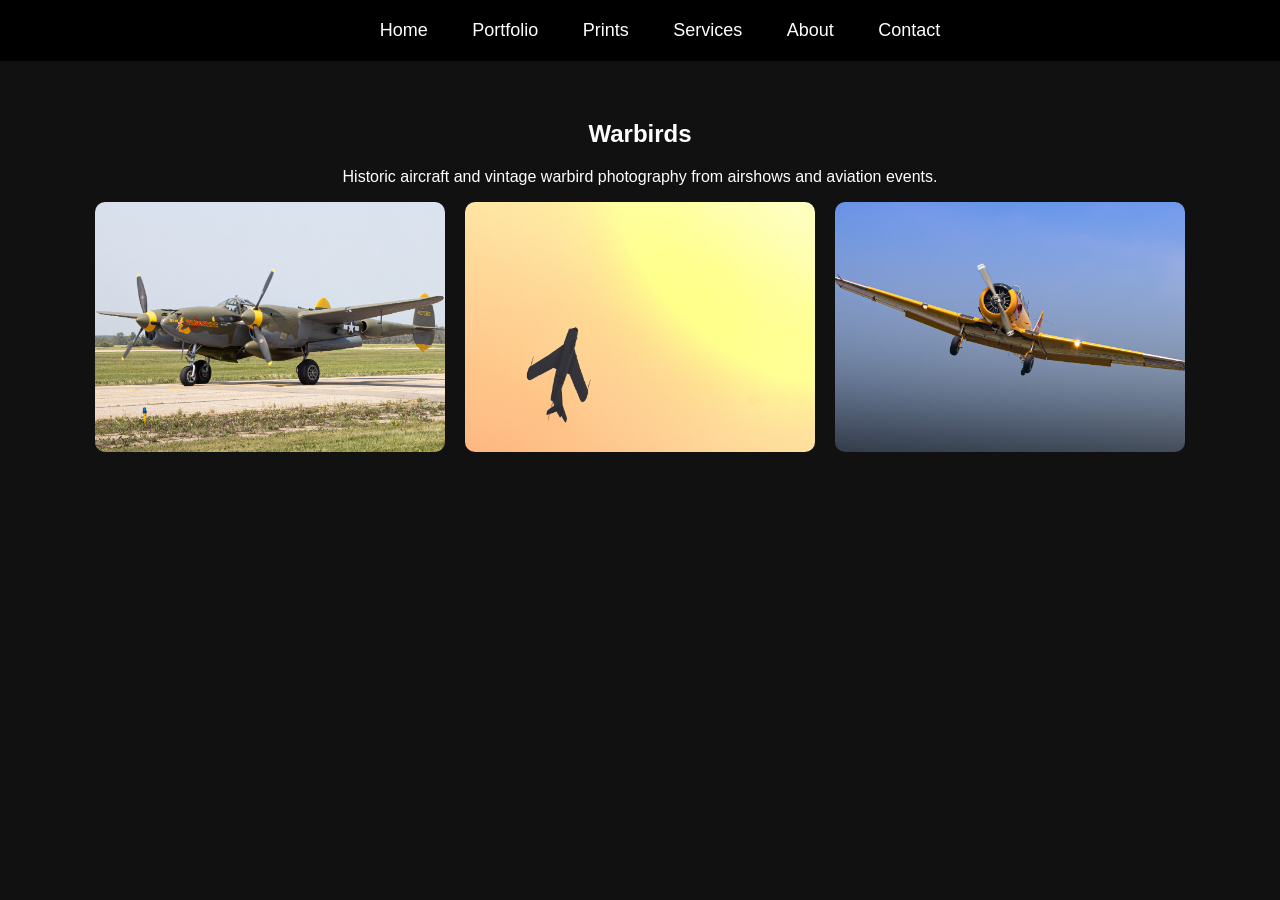
<file: warbird.html>
<!DOCTYPE html>

<html>

<head>

<title>Warbirds - Ryley McLean Photography</title>

<link rel="stylesheet" href="style.css">

</head>


<body>


<nav>

<a href="index.html">Home</a>
<a href="portfolio.html">Portfolio</a>
<a href="prints.html">Prints</a>
<a href="services.html">Services</a>
<a href="about.html">About</a>
<a href="contact.html">Contact</a>

</nav>



<section>


<h1>Warbirds</h1>


<p>
Historic aircraft and vintage warbird photography from airshows and aviation events.
</p>



<div class="gallery">


<img src="images/warbirds1.jpg">

<img src="images/warbirds2.jpg">

<img src="images/warbirds3.jpg">


</div>


</section>


</body>

</html>
</file>
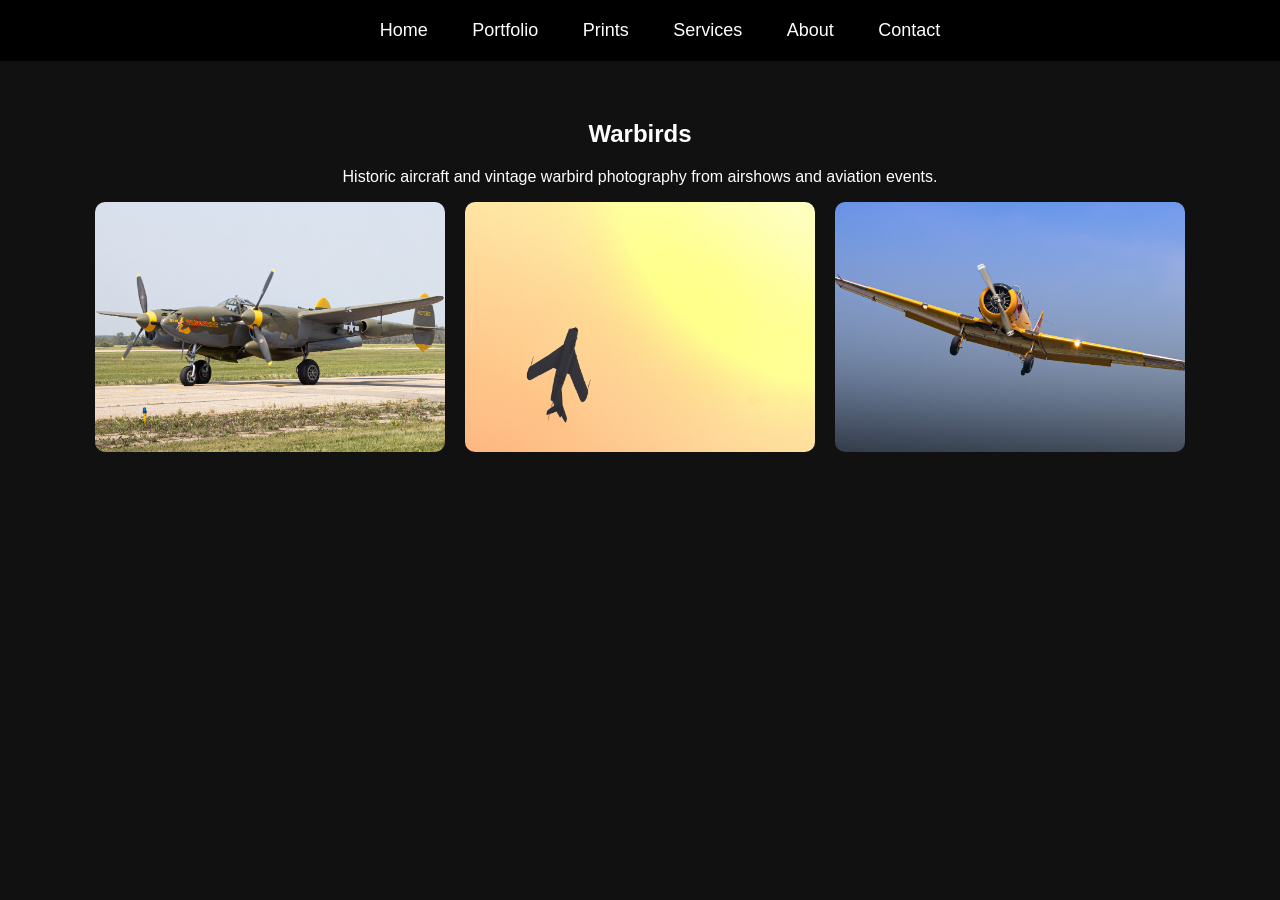
<file: warbirds.html>
<!DOCTYPE html>

<html>

<head>

<title>Warbirds - Ryley McLean Photography</title>

<link rel="stylesheet" href="style.css">

</head>


<body>


<nav>

<a href="index.html">Home</a>
<a href="portfolio.html">Portfolio</a>
<a href="prints.html">Prints</a>
<a href="services.html">Services</a>
<a href="about.html">About</a>
<a href="contact.html">Contact</a>

</nav>



<section>


<h1>Warbirds</h1>


<p>
Historic aircraft and vintage warbird photography from airshows and aviation events.
</p>



<div class="gallery">


<a href="#warbirds1">
    <img src="images/warbirds1.jpg">
</a>


<a href="#warbirds2">
    <img src="images/warbirds2.jpg">
</a>


<a href="#warbirds3">
    <img src="images/warbirds3.jpg">
</a>


</div>



<!-- LIGHTBOX IMAGES -->


<div id="warbirds1" class="lightbox">

<a href="#" class="close-lightbox">×</a>

<img src="images/warbirds1.jpg">

</div>



<div id="warbirds2" class="lightbox">

<a href="#" class="close-lightbox">×</a>

<img src="images/warbirds2.jpg">

</div>



<div id="warbirds3" class="lightbox">

<a href="#" class="close-lightbox">×</a>

<img src="images/warbirds3.jpg">

</div>



</section>


</body>

</html>
</file>
<file: style.css>
body {

    margin: 0;
    font-family: Arial, sans-serif;
    background: #111;
    color: white;
    text-align: center;

}


/* Navigation Bar */

nav {

    position: fixed;
    top: 0;
    width: 100%;
    background: black;
    padding: 20px;
    z-index: 1000;

}


nav a {

    color: white;
    text-decoration: none;
    margin: 20px;
    font-size: 18px;

}


nav a:hover {

    color: #aaa;

}



/* Hero Banner */

.hero {

    height: 100vh;
    position: relative;
    overflow: hidden;

}


.hero img {

    width: 100%;
    height: 100%;
    object-fit: cover;

}



/* Hero Text */

.hero-text {

    position: absolute;
    top: 50%;
    left: 50%;
    transform: translate(-50%, -50%);

}


.hero-text h1 {

    font-size: 70px;
    text-shadow: 2px 2px 10px black;

}


.hero-text h2 {

    font-size: 30px;
    text-shadow: 2px 2px 10px black;

}



/* Buttons */

.button {

    display: inline-block;
    padding: 15px 40px;
    margin-top: 20px;

    background: white;
    color: black;

    text-decoration: none;

    font-size: 18px;

    border-radius: 5px;

    transition: 0.3s;

}


.button:hover {

    transform: scale(1.05);

}



/* Page Sections */

section {

    padding: 100px 20px;
    max-width: 1200px;
    margin: auto;

}



/* Photo Gallery */

.gallery {

    display: flex;
    justify-content: center;
    gap: 20px;
    flex-wrap: wrap;

}


.gallery img {

    width: 350px;
    height: 250px;

    object-fit: cover;

    border-radius: 10px;

    transition: 0.3s;

}


.gallery img:hover {

    transform: scale(1.05);

}

.portfolio-grid {

display:grid;

grid-template-columns:repeat(auto-fit, minmax(300px, 1fr));

gap:30px;

max-width:1200px;

margin:auto;

}



.portfolio-box {

height:350px;

position:relative;

overflow:hidden;

border-radius:15px;

text-decoration:none;

color:white;

}



.portfolio-box img {

width:100%;

height:100%;

object-fit:cover;

transition:0.4s;

}



.box-text {

position:absolute;

bottom:0;

width:100%;

padding:20px;

background:linear-gradient(transparent, rgba(0,0,0,0.8));

text-align:center;

}



.box-text h2 {

font-size:30px;

margin:0;

}



.portfolio-box:hover img {

transform:scale(1.1);

}

.services {

max-width:1000px;

margin:auto;

text-align:left;

}


.services h1,
.services h2 {

text-align:center;

}


.services p {

font-size:18px;

line-height:1.8;

margin-bottom:25px;

}

.logo {

width:250px;

margin-bottom:20px;

filter:drop-shadow(2px 2px 10px black);

}



footer {

padding:40px;

background:black;

text-align:center;

}


footer a {

color:white;

text-decoration:none;

}

.about a {

color:white;

text-decoration:underline;

}

.contact a {

color:white;

text-decoration:none;

}


.contact a:hover {

text-decoration:underline;

}

.contact a,
.contact a:visited {

color:white !important;

text-decoration:none;

}


.contact a:hover {

color:white !important;

text-decoration:underline;

}

/* PRINTS PAGE FIX */


.prints-page {
    max-width: 1200px;
    margin: auto;
    padding: 40px 20px;
}


.prints-layout {
    display: grid;
    grid-template-columns: 1fr 280px;
    gap: 50px;
    align-items: start;
}



.prints-content {
    text-align: center;
}



.print-gallery {
    display: flex !important;
    flex-direction: column !important;
    align-items: center !important;
    gap: 50px;
}



.print-box {
    width: 100%;
    max-width: 600px;
    text-align: center;
}



.print-box img {

    width: 400px !important;
    max-width: 90%;

    height: auto;

    display: block;

    margin-left: auto;
    margin-right: auto;

}




.print-info-box {
    text-align: center;
}




.print-pricing {

    position: sticky;

    top: 20px;

    width: 250px;

    padding: 25px;

    border-radius: 12px;

}



.price-box {

    padding: 15px;

    margin-bottom: 15px;

}




@media(max-width:900px){

    .prints-layout {

        grid-template-columns: 1fr;

    }


    .print-pricing {

        position: relative;

        width: auto;

    }

}

/* PRINTS SECTION OVERRIDE */

.prints-content {
    padding: 0;
    max-width: none;
    margin: 0;
}


/* PRINT IMAGE SIZE FIX */

.print-box img {
    width: 350px !important;
    height: auto !important;
    object-fit: contain !important;
}

.print-pricing a {
    color: white;
    text-decoration: none;
}

.print-pricing a:hover {
    text-decoration: underline;
}

/* IMAGE LIGHTBOX */

.lightbox {
    display: none;
    position: fixed;
    z-index: 2000;
    top: 0;
    left: 0;
    width: 100%;
    height: 100%;
    background: rgba(0,0,0,0.85);
    justify-content: center;
    align-items: center;
}


.lightbox img {
    max-width: 90%;
    max-height: 90%;
    object-fit: contain;
}


.lightbox:target {
    display: flex;
}


.close-lightbox {
    position: absolute;
    top: 30px;
    right: 50px;
    color: white;
    font-size: 40px;
    text-decoration: none;
}
</file>
